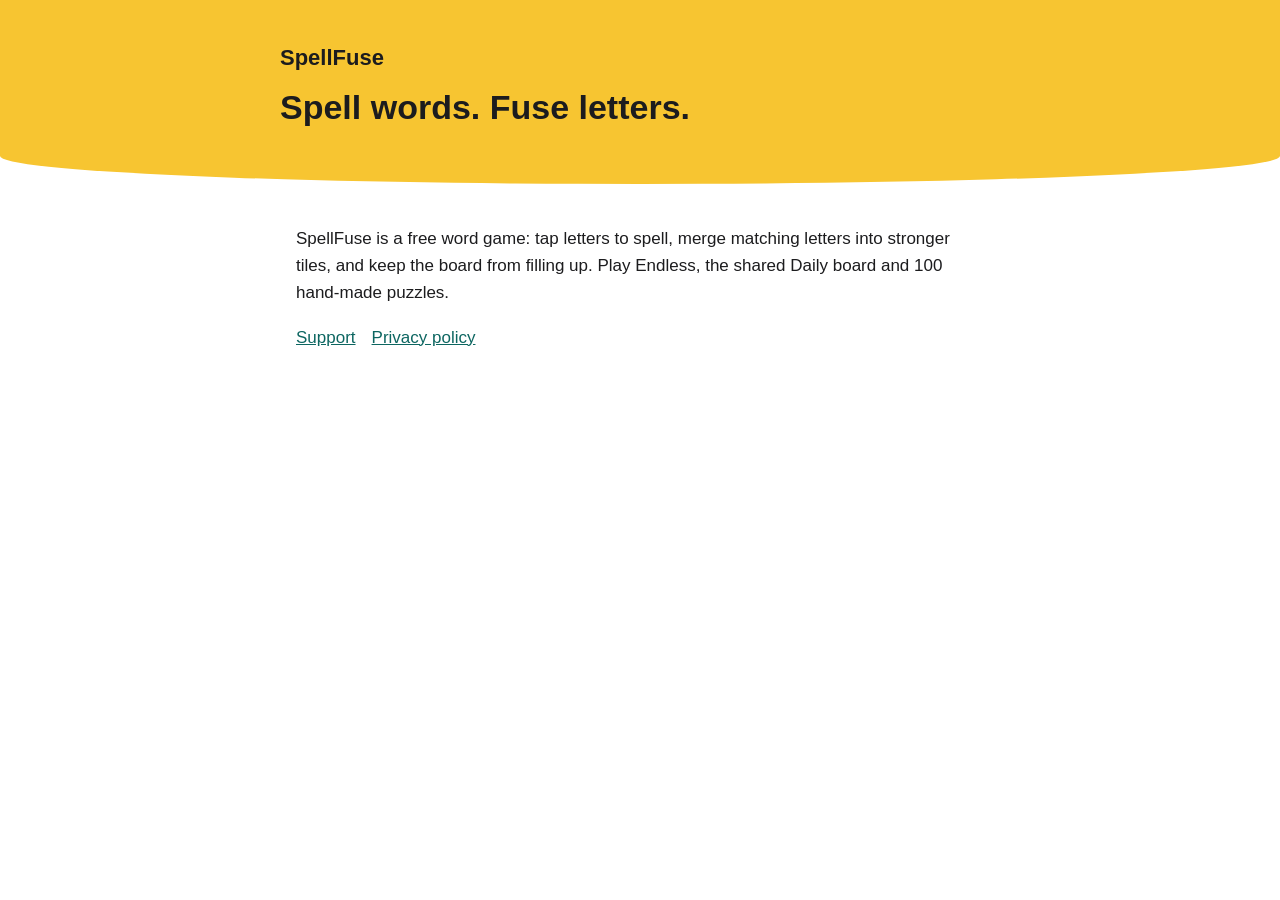
<file: index.html>
<!doctype html>
<html lang="en"><head><meta charset="utf-8"><meta name="viewport" content="width=device-width, initial-scale=1">
<title>SpellFuse</title><link rel="stylesheet" href="style.css"></head>
<body><header><div class="wrap"><a href="./">SpellFuse</a><h1>Spell words. Fuse letters.</h1></div></header>
<main><p>SpellFuse is a free word game: tap letters to spell, merge matching letters into stronger tiles, and keep the board from filling up. Play Endless, the shared Daily board and 100 hand-made puzzles.</p>
<nav><a href="support.html">Support</a><a href="privacy.html">Privacy policy</a></nav></main></body></html>
</file>
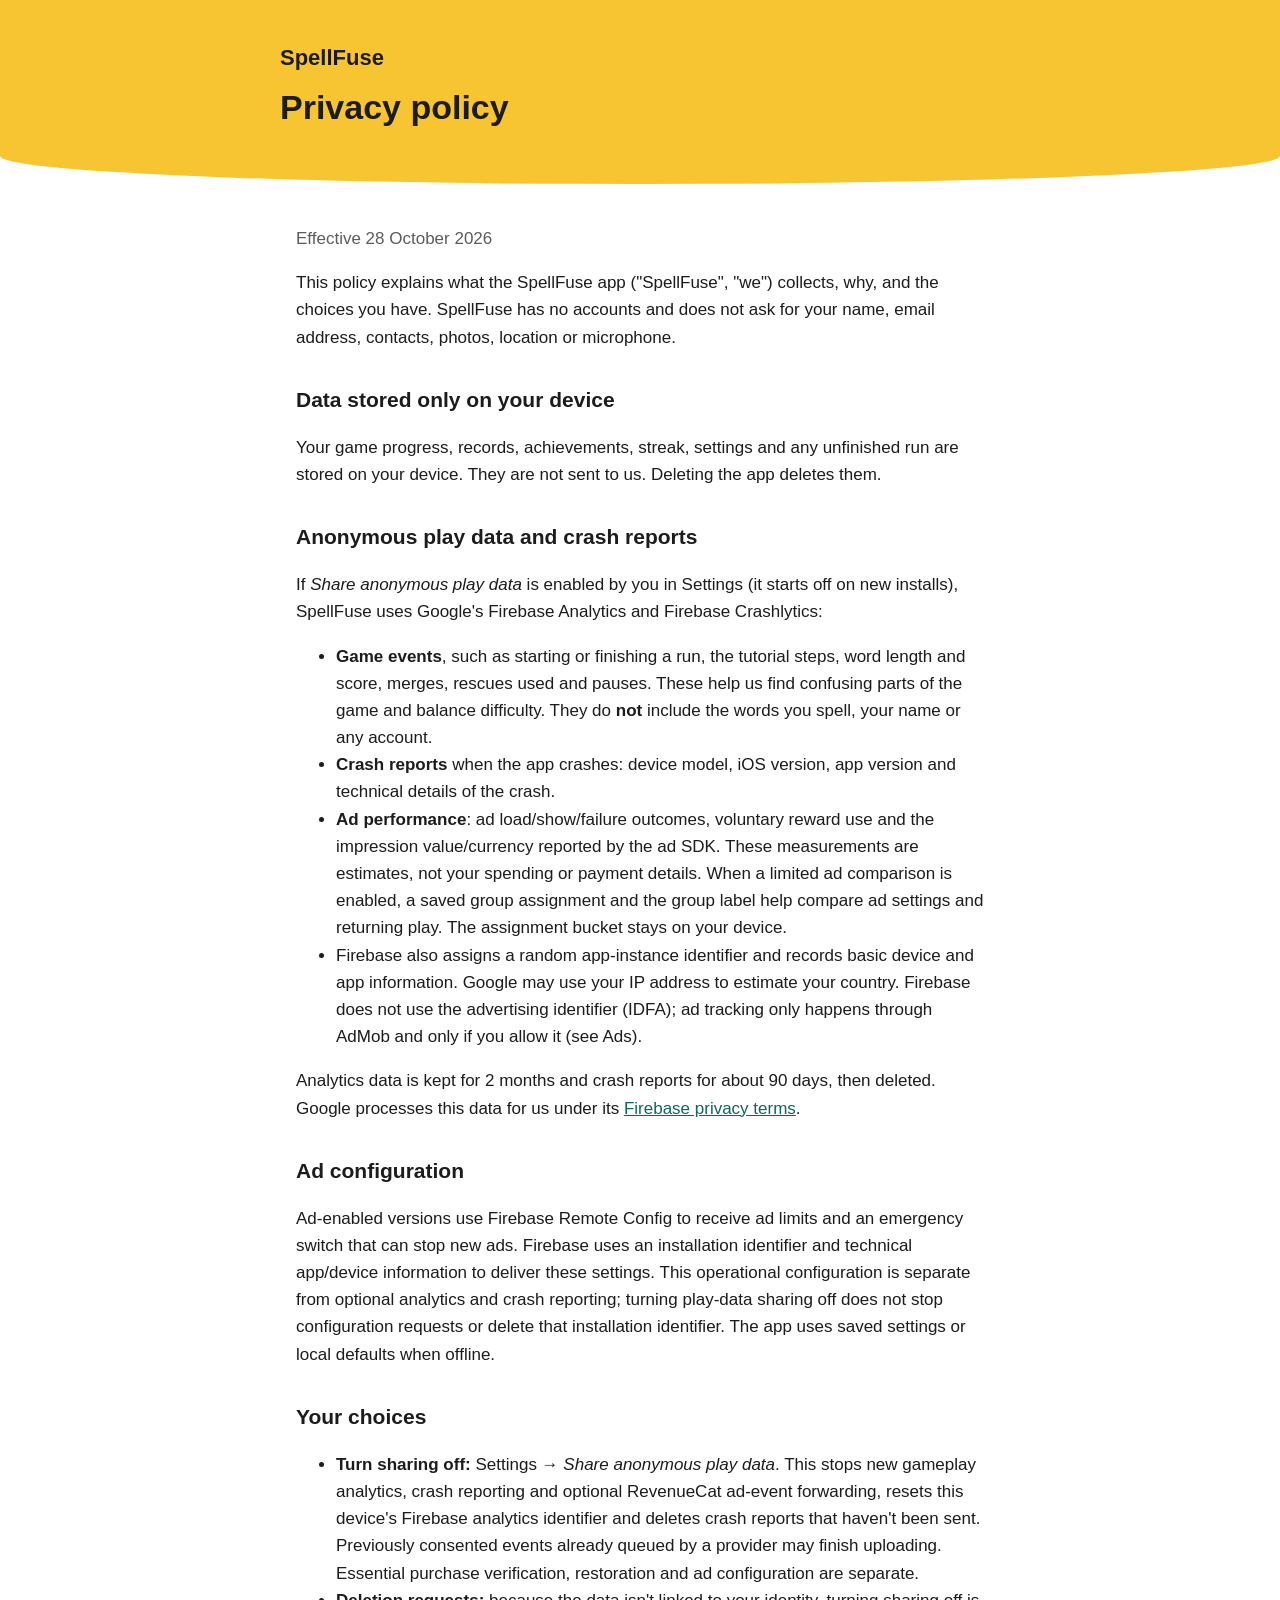
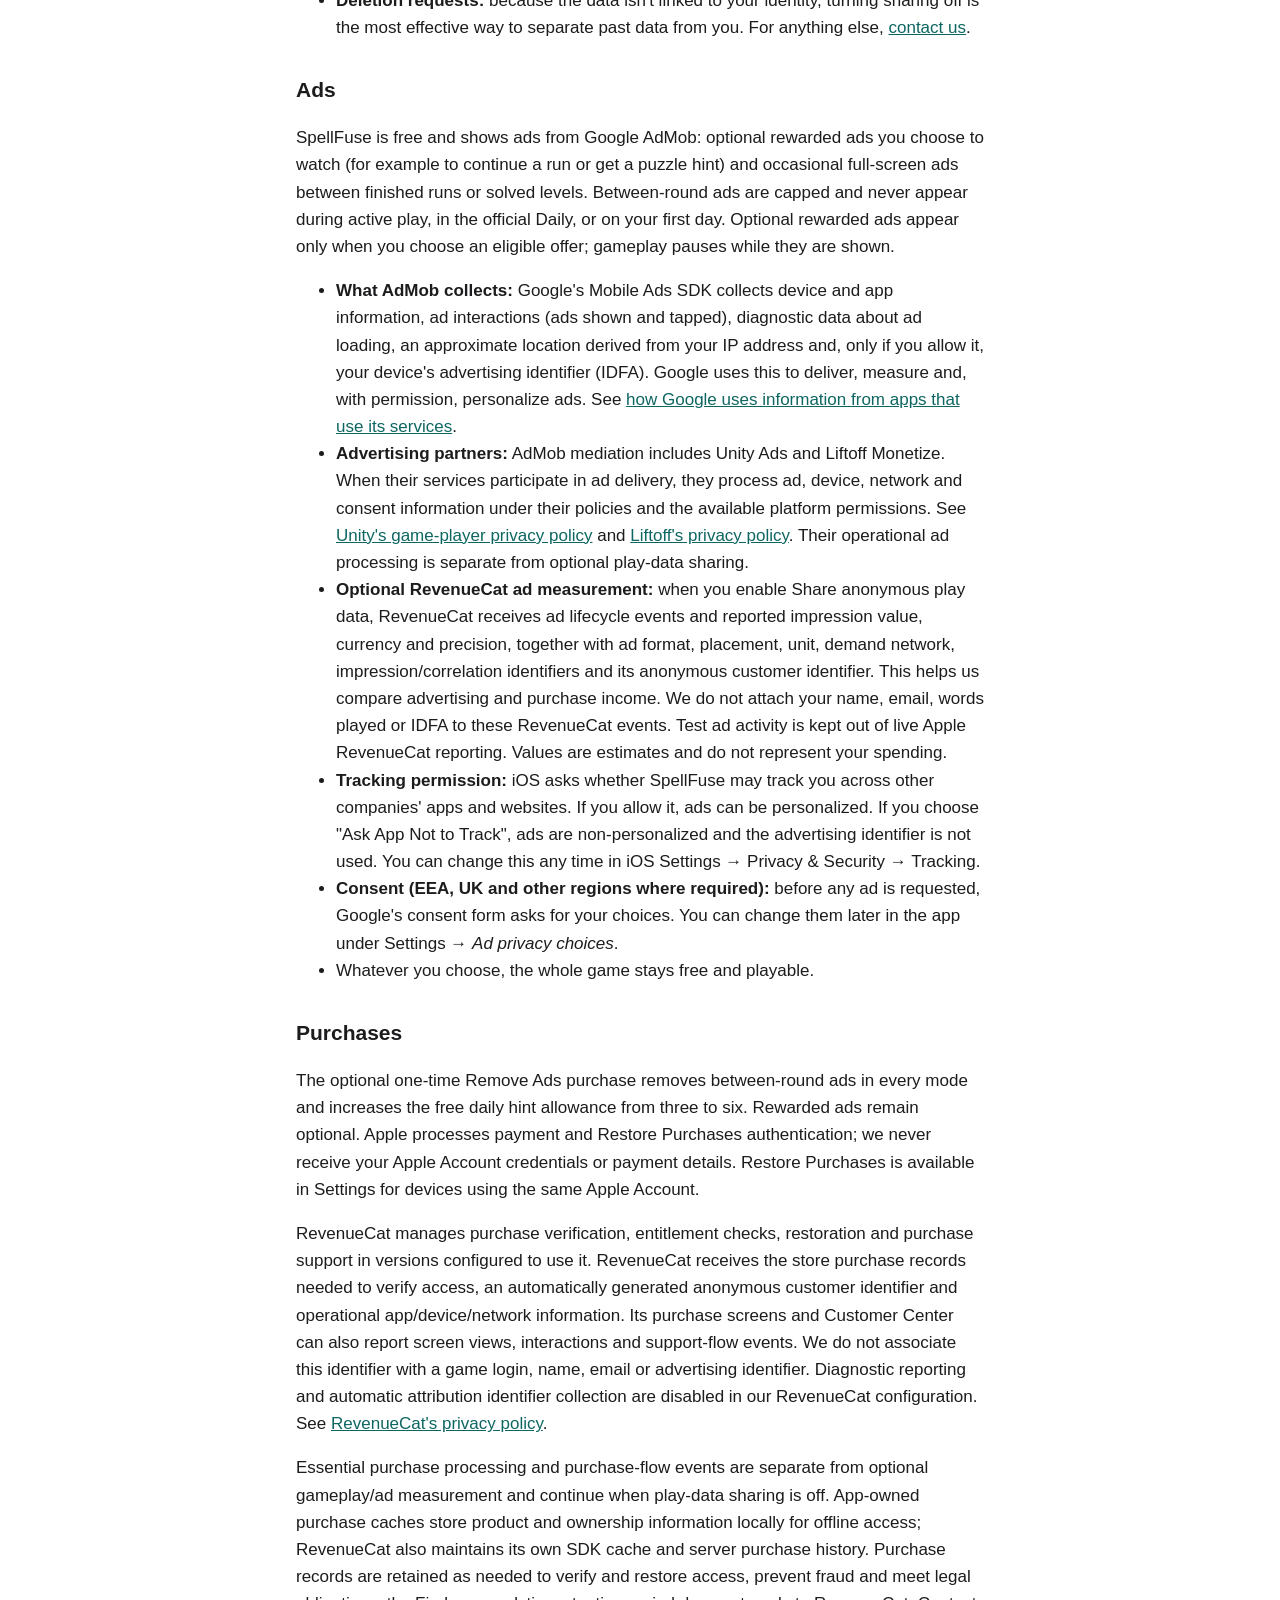
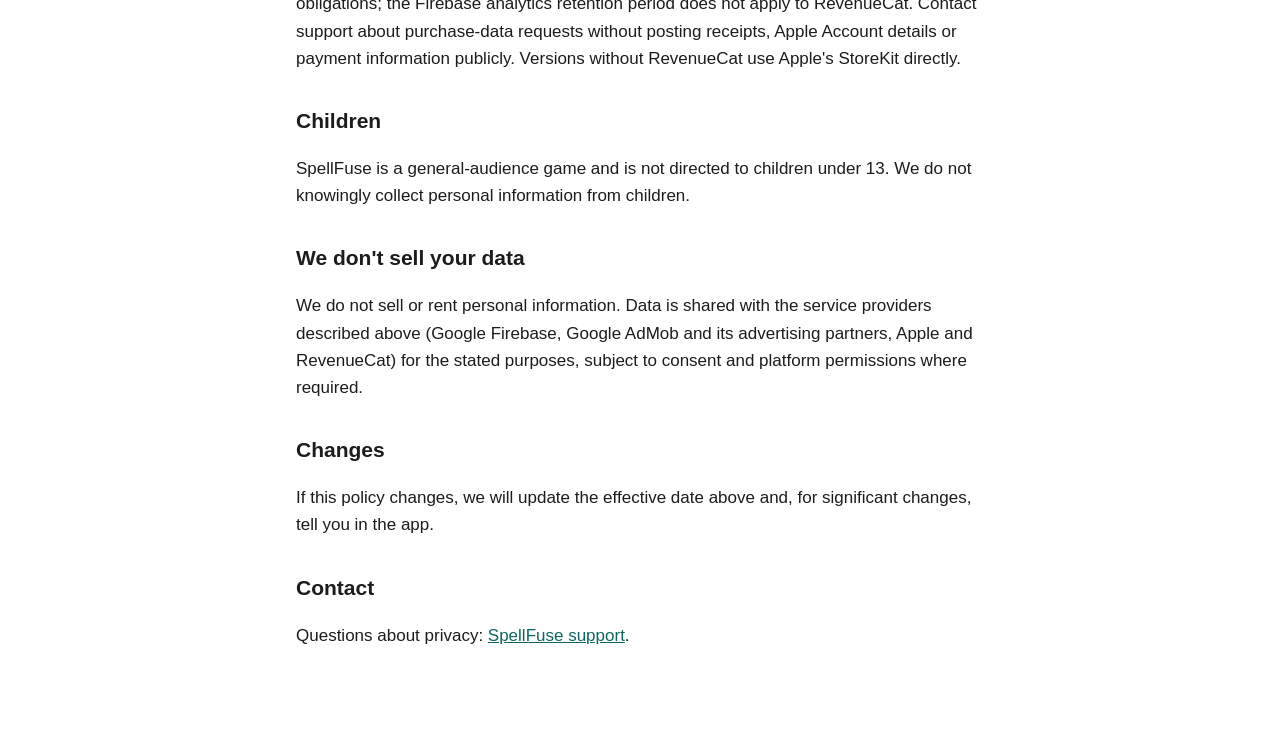
<file: privacy.html>
<!doctype html>
<html lang="en"><head><meta charset="utf-8"><meta name="viewport" content="width=device-width, initial-scale=1">
<title>SpellFuse Privacy Policy</title><link rel="stylesheet" href="style.css"></head>
<body><header><div class="wrap"><a href="./">SpellFuse</a><h1>Privacy policy</h1></div></header>
<main>
<p class="muted">Effective 28 October 2026</p>
<p>This policy explains what the SpellFuse app ("SpellFuse", "we") collects, why, and the choices you have. SpellFuse has no accounts and does not ask for your name, email address, contacts, photos, location or microphone.</p>

<h2>Data stored only on your device</h2>
<p>Your game progress, records, achievements, streak, settings and any unfinished run are stored on your device. They are not sent to us. Deleting the app deletes them.</p>

<h2>Anonymous play data and crash reports</h2>
<p>If <em>Share anonymous play data</em> is enabled by you in Settings (it starts off on new installs), SpellFuse uses Google's Firebase Analytics and Firebase Crashlytics:</p>
<ul>
<li><strong>Game events</strong>, such as starting or finishing a run, the tutorial steps, word length and score, merges, rescues used and pauses. These help us find confusing parts of the game and balance difficulty. They do <strong>not</strong> include the words you spell, your name or any account.</li>
<li><strong>Crash reports</strong> when the app crashes: device model, iOS version, app version and technical details of the crash.</li>
<li><strong>Ad performance</strong>: ad load/show/failure outcomes, voluntary reward use and the impression value/currency reported by the ad SDK. These measurements are estimates, not your spending or payment details. When a limited ad comparison is enabled, a saved group assignment and the group label help compare ad settings and returning play. The assignment bucket stays on your device.</li>
<li>Firebase also assigns a random app-instance identifier and records basic device and app information. Google may use your IP address to estimate your country. Firebase does not use the advertising identifier (IDFA); ad tracking only happens through AdMob and only if you allow it (see Ads).</li>
</ul>
<p>Analytics data is kept for 2 months and crash reports for about 90 days, then deleted. Google processes this data for us under its <a href="https://firebase.google.com/support/privacy">Firebase privacy terms</a>.</p>

<h2>Ad configuration</h2>
<p>Ad-enabled versions use Firebase Remote Config to receive ad limits and an emergency switch that can stop new ads. Firebase uses an installation identifier and technical app/device information to deliver these settings. This operational configuration is separate from optional analytics and crash reporting; turning play-data sharing off does not stop configuration requests or delete that installation identifier. The app uses saved settings or local defaults when offline.</p>

<h2>Your choices</h2>
<ul>
<li><strong>Turn sharing off:</strong> Settings → <em>Share anonymous play data</em>. This stops new gameplay analytics, crash reporting and optional RevenueCat ad-event forwarding, resets this device's Firebase analytics identifier and deletes crash reports that haven't been sent. Previously consented events already queued by a provider may finish uploading. Essential purchase verification, restoration and ad configuration are separate.</li>
<li><strong>Deletion requests:</strong> because the data isn't linked to your identity, turning sharing off is the most effective way to separate past data from you. For anything else, <a href="support.html">contact us</a>.</li>
</ul>

<h2>Ads</h2>
<p>SpellFuse is free and shows ads from Google AdMob: optional rewarded ads you choose to watch (for example to continue a run or get a puzzle hint) and occasional full-screen ads between finished runs or solved levels. Between-round ads are capped and never appear during active play, in the official Daily, or on your first day. Optional rewarded ads appear only when you choose an eligible offer; gameplay pauses while they are shown.</p>
<ul>
<li><strong>What AdMob collects:</strong> Google's Mobile Ads SDK collects device and app information, ad interactions (ads shown and tapped), diagnostic data about ad loading, an approximate location derived from your IP address and, only if you allow it, your device's advertising identifier (IDFA). Google uses this to deliver, measure and, with permission, personalize ads. See <a href="https://policies.google.com/technologies/partner-sites">how Google uses information from apps that use its services</a>.</li>
<li><strong>Advertising partners:</strong> AdMob mediation includes Unity Ads and Liftoff Monetize. When their services participate in ad delivery, they process ad, device, network and consent information under their policies and the available platform permissions. See <a href="https://unity.com/legal/game-player-and-app-user-privacy-policy">Unity's game-player privacy policy</a> and <a href="https://liftoff.io/privacy-policy/">Liftoff's privacy policy</a>. Their operational ad processing is separate from optional play-data sharing.</li>
<li><strong>Optional RevenueCat ad measurement:</strong> when you enable Share anonymous play data, RevenueCat receives ad lifecycle events and reported impression value, currency and precision, together with ad format, placement, unit, demand network, impression/correlation identifiers and its anonymous customer identifier. This helps us compare advertising and purchase income. We do not attach your name, email, words played or IDFA to these RevenueCat events. Test ad activity is kept out of live Apple RevenueCat reporting. Values are estimates and do not represent your spending.</li>
<li><strong>Tracking permission:</strong> iOS asks whether SpellFuse may track you across other companies' apps and websites. If you allow it, ads can be personalized. If you choose "Ask App Not to Track", ads are non-personalized and the advertising identifier is not used. You can change this any time in iOS Settings → Privacy &amp; Security → Tracking.</li>
<li><strong>Consent (EEA, UK and other regions where required):</strong> before any ad is requested, Google's consent form asks for your choices. You can change them later in the app under Settings → <em>Ad privacy choices</em>.</li>
<li>Whatever you choose, the whole game stays free and playable.</li>
</ul>

<h2>Purchases</h2>
<p>The optional one-time Remove Ads purchase removes between-round ads in every mode and increases the free daily hint allowance from three to six. Rewarded ads remain optional. Apple processes payment and Restore Purchases authentication; we never receive your Apple Account credentials or payment details. Restore Purchases is available in Settings for devices using the same Apple Account.</p>
<p>RevenueCat manages purchase verification, entitlement checks, restoration and purchase support in versions configured to use it. RevenueCat receives the store purchase records needed to verify access, an automatically generated anonymous customer identifier and operational app/device/network information. Its purchase screens and Customer Center can also report screen views, interactions and support-flow events. We do not associate this identifier with a game login, name, email or advertising identifier. Diagnostic reporting and automatic attribution identifier collection are disabled in our RevenueCat configuration. See <a href="https://www.revenuecat.com/privacy">RevenueCat's privacy policy</a>.</p>
<p>Essential purchase processing and purchase-flow events are separate from optional gameplay/ad measurement and continue when play-data sharing is off. App-owned purchase caches store product and ownership information locally for offline access; RevenueCat also maintains its own SDK cache and server purchase history. Purchase records are retained as needed to verify and restore access, prevent fraud and meet legal obligations; the Firebase analytics retention period does not apply to RevenueCat. Contact support about purchase-data requests without posting receipts, Apple Account details or payment information publicly. Versions without RevenueCat use Apple's StoreKit directly.</p>

<h2>Children</h2>
<p>SpellFuse is a general-audience game and is not directed to children under 13. We do not knowingly collect personal information from children.</p>

<h2>We don't sell your data</h2>
<p>We do not sell or rent personal information. Data is shared with the service providers described above (Google Firebase, Google AdMob and its advertising partners, Apple and RevenueCat) for the stated purposes, subject to consent and platform permissions where required.</p>

<h2>Changes</h2>
<p>If this policy changes, we will update the effective date above and, for significant changes, tell you in the app.</p>

<h2>Contact</h2>
<p>Questions about privacy: <a href="support.html">SpellFuse support</a>.</p>
</main></body></html>
</file>
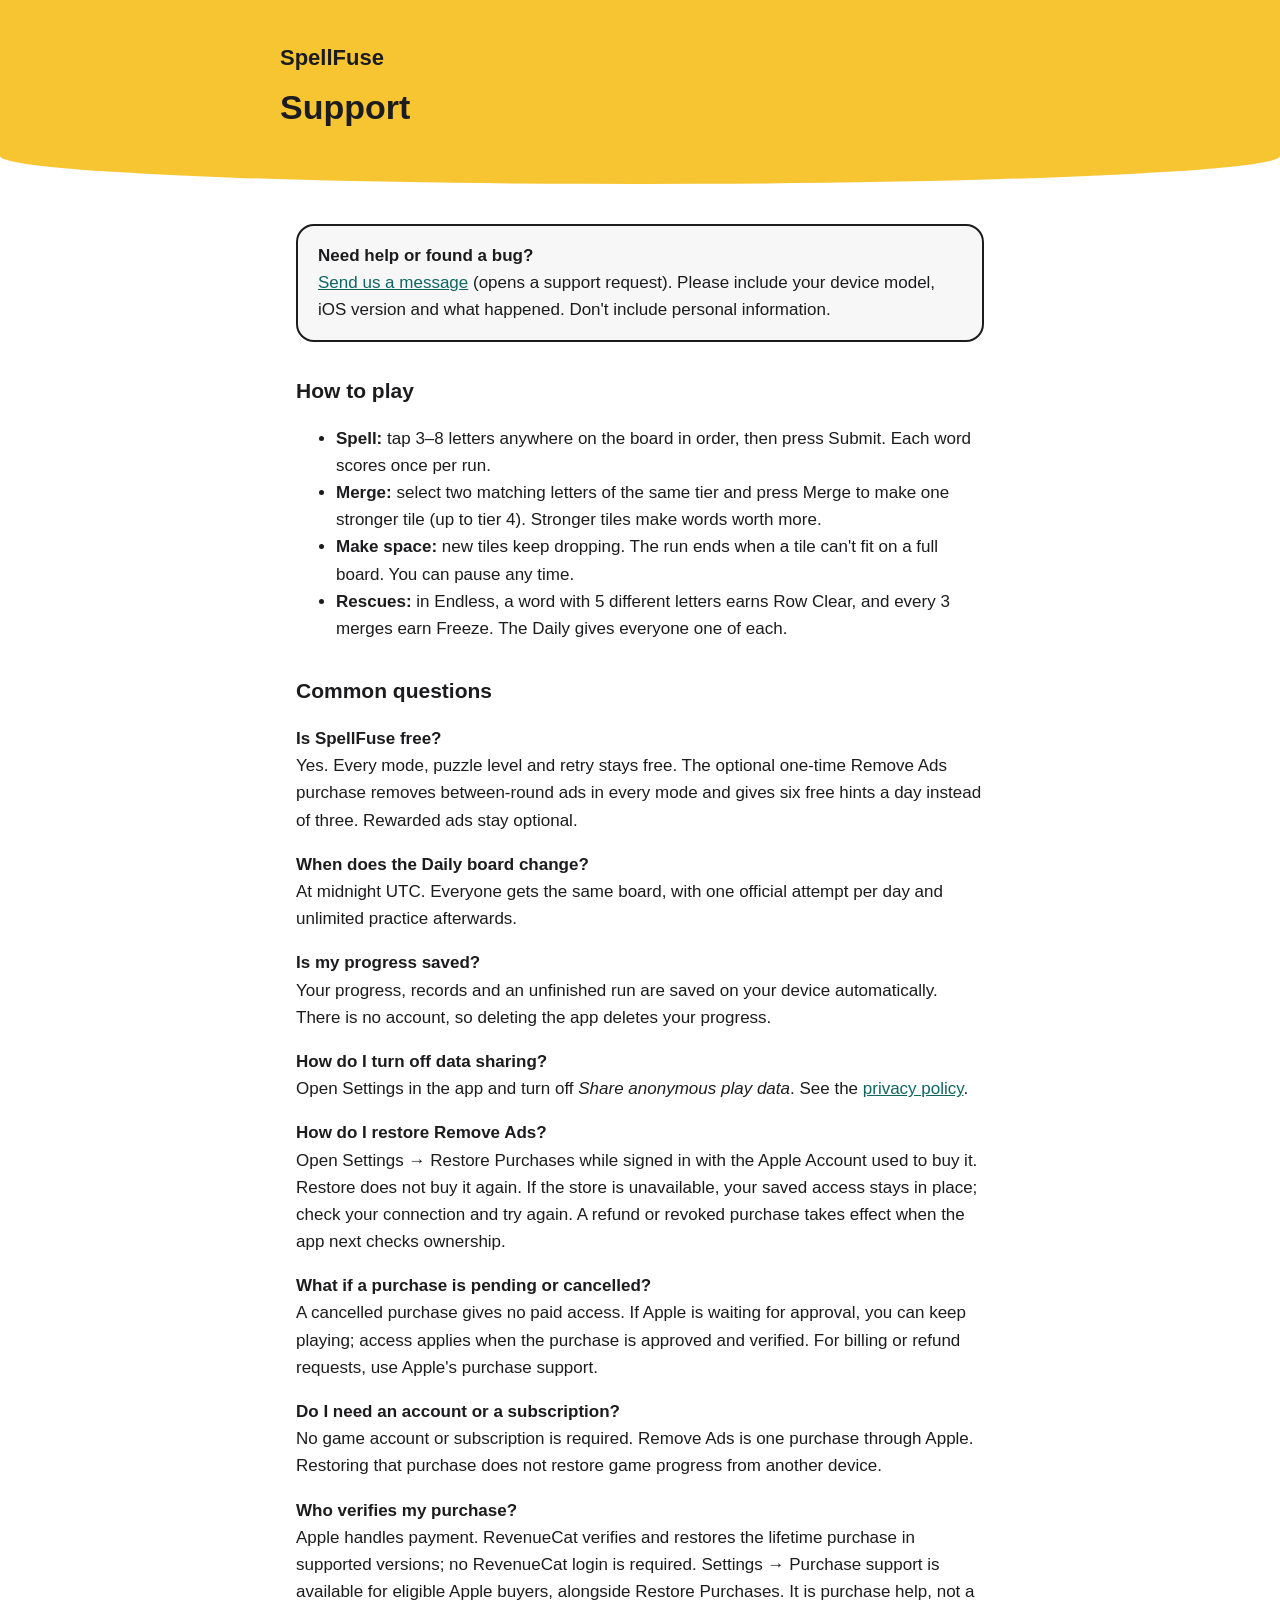
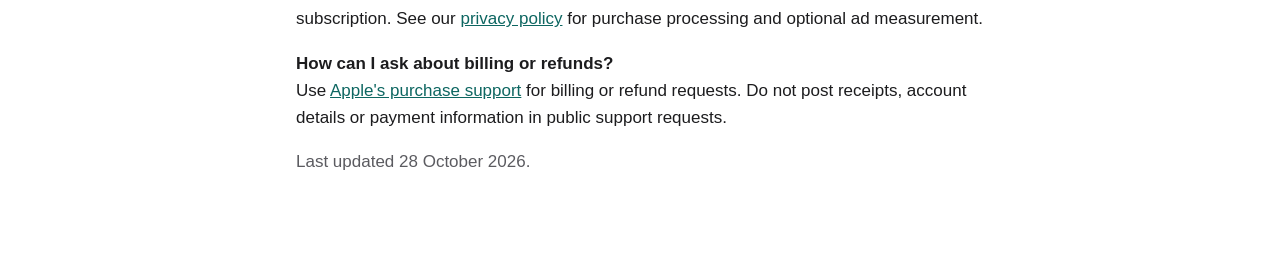
<file: support.html>
<!doctype html>
<html lang="en"><head><meta charset="utf-8"><meta name="viewport" content="width=device-width, initial-scale=1">
<title>SpellFuse Support</title><link rel="stylesheet" href="style.css"></head>
<body><header><div class="wrap"><a href="./">SpellFuse</a><h1>Support</h1></div></header>
<main>
<div class="card"><strong>Need help or found a bug?</strong><br>
<a href="https://github.com/Hazem30/spellfuse-site/issues/new">Send us a message</a> (opens a support request). Please include your device model, iOS version and what happened. Don't include personal information.</div>

<h2>How to play</h2>
<ul>
<li><strong>Spell:</strong> tap 3–8 letters anywhere on the board in order, then press Submit. Each word scores once per run.</li>
<li><strong>Merge:</strong> select two matching letters of the same tier and press Merge to make one stronger tile (up to tier 4). Stronger tiles make words worth more.</li>
<li><strong>Make space:</strong> new tiles keep dropping. The run ends when a tile can't fit on a full board. You can pause any time.</li>
<li><strong>Rescues:</strong> in Endless, a word with 5 different letters earns Row Clear, and every 3 merges earn Freeze. The Daily gives everyone one of each.</li>
</ul>

<h2>Common questions</h2>
<p><strong>Is SpellFuse free?</strong><br>Yes. Every mode, puzzle level and retry stays free. The optional one-time Remove Ads purchase removes between-round ads in every mode and gives six free hints a day instead of three. Rewarded ads stay optional.</p>
<p><strong>When does the Daily board change?</strong><br>At midnight UTC. Everyone gets the same board, with one official attempt per day and unlimited practice afterwards.</p>
<p><strong>Is my progress saved?</strong><br>Your progress, records and an unfinished run are saved on your device automatically. There is no account, so deleting the app deletes your progress.</p>
<p><strong>How do I turn off data sharing?</strong><br>Open Settings in the app and turn off <em>Share anonymous play data</em>. See the <a href="privacy.html">privacy policy</a>.</p>
<p><strong>How do I restore Remove Ads?</strong><br>Open Settings → Restore Purchases while signed in with the Apple Account used to buy it. Restore does not buy it again. If the store is unavailable, your saved access stays in place; check your connection and try again. A refund or revoked purchase takes effect when the app next checks ownership.</p>
<p><strong>What if a purchase is pending or cancelled?</strong><br>A cancelled purchase gives no paid access. If Apple is waiting for approval, you can keep playing; access applies when the purchase is approved and verified. For billing or refund requests, use Apple's purchase support.</p>
<p><strong>Do I need an account or a subscription?</strong><br>No game account or subscription is required. Remove Ads is one purchase through Apple. Restoring that purchase does not restore game progress from another device.</p>
<p><strong>Who verifies my purchase?</strong><br>Apple handles payment. RevenueCat verifies and restores the lifetime purchase in supported versions; no RevenueCat login is required. Settings → Purchase support is available for eligible Apple buyers, alongside Restore Purchases. It is purchase help, not a subscription. See our <a href="privacy.html">privacy policy</a> for purchase processing and optional ad measurement.</p>
<p><strong>How can I ask about billing or refunds?</strong><br>Use <a href="https://reportaproblem.apple.com/">Apple's purchase support</a> for billing or refund requests. Do not post receipts, account details or payment information in public support requests.</p>
<p class="muted">Last updated 28 October 2026.</p>
</main></body></html>
</file>
<file: style.css>
:root { --sun: #F7C531; --ink: #1C1C1E; --bg: #FFFFFF; --muted: #5B5B60; --card: #F7F7F8; --teal: #0D6661; }
@media (prefers-color-scheme: dark) { :root { --sun: #0D1729; --ink: #F3F5FA; --bg: #070A10; --muted: #B8C4D9; --card: #101724; --teal: #92E1D5; } }
* { box-sizing: border-box; }
body { margin: 0; background: var(--bg); color: var(--ink); font: 17px/1.6 -apple-system, BlinkMacSystemFont, "Segoe UI", Roboto, sans-serif; }
header { background: var(--sun); padding: 40px 16px 56px; border-bottom-left-radius: 50% 28px; border-bottom-right-radius: 50% 28px; }
header .wrap, main { max-width: 720px; margin: 0 auto; }
header a { color: var(--ink); text-decoration: none; font-weight: 800; font-size: 22px; }
h1 { margin: 12px 0 0; font-size: 34px; line-height: 1.2; }
main { padding: 24px 16px 64px; }
h2 { margin-top: 32px; font-size: 21px; }
p, li { color: var(--ink); }
.muted { color: var(--muted); }
.card { background: var(--card); border: 2px solid var(--ink); border-radius: 18px; padding: 16px 20px; margin: 16px 0; }
a { color: var(--teal); }
nav a { margin-right: 16px; }
</file>
